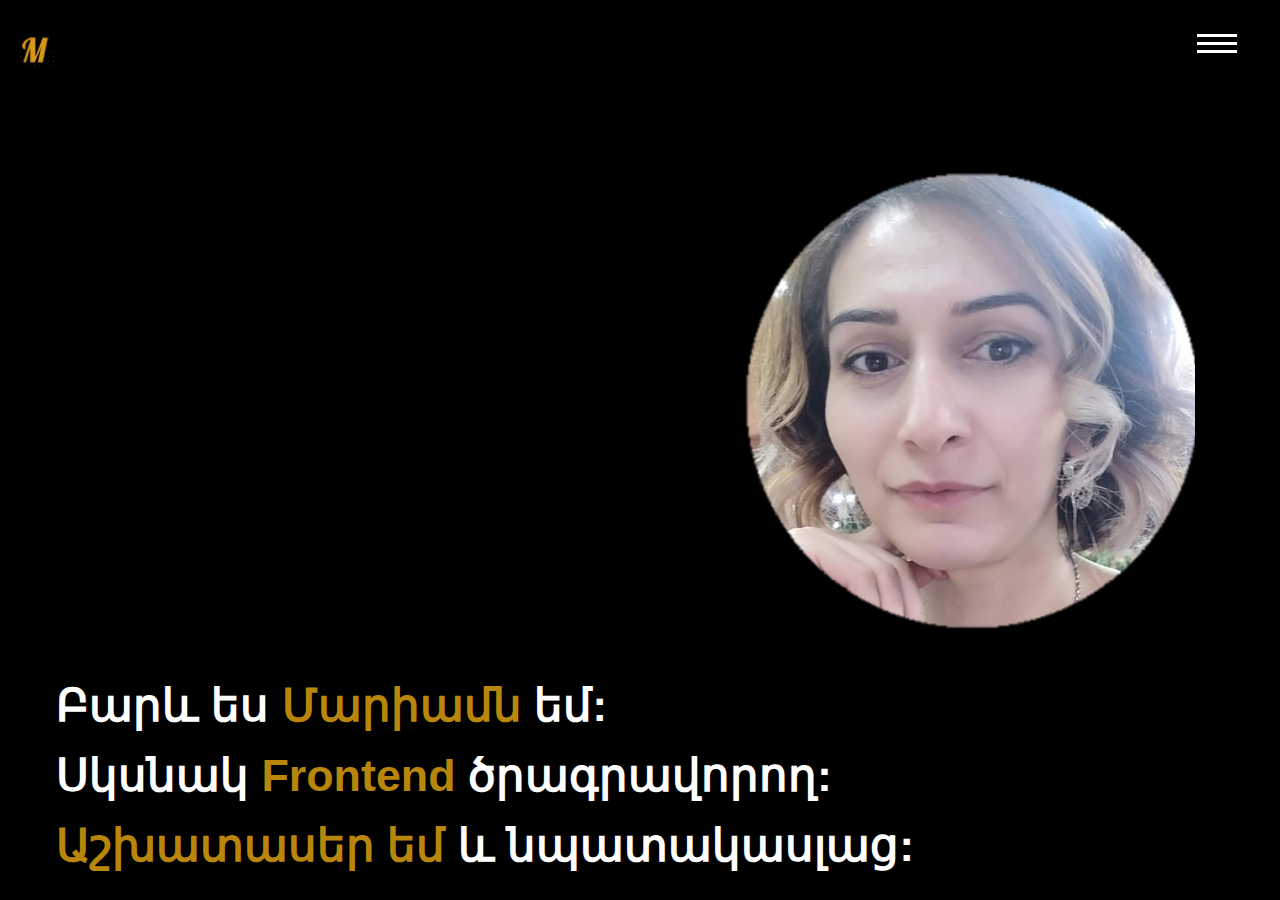
<file: index.html>
<!DOCTYPE html>
<html lang="en">

<head>
    <meta charset="UTF-8">
    <meta http-equiv="X-UA-Compatible" content="IE=edge">
    <meta name="viewport" content="width=device-width, initial-scale=1.0">

    <link rel="stylesheet" href="https://maxcdn.bootstrapcdn.com/bootstrap/4.0.0/css/bootstrap.min.css"
        integrity="sha384-Gn5384xqQ1aoWXA+058RXPxPg6fy4IWvTNh0E263XmFcJlSAwiGgFAW/dAiS6JXm" crossorigin="anonymous">
    <link rel="stylesheet" href="https://cdnjs.cloudflare.com/ajax/libs/animate.css/4.1.1/animate.min.css" />
    <link rel="stylesheet" href="style.css">
    <title>Portfolio</title>

</head>

<body>


    <header class="fixed-top bg-transparent navbar-expand-md position-sticky ">
        <nav class="navbar bg-transparent font-weight-bold navbar-dark">
            <a class="navbar-brand  " href="#"> <img src="logo.png" alt="logo" class="logo" style="width:40px;"></a>
            <div class=" hamburger " #humburger>
                <div class="line line-1"></div>
                <div class="line line-2"></div>
                <div class="line line-3"></div>
            </div>
            <div class="div-nav  col-8 justify-content-center  ">
                <ul class="navbar-nav  menu" id="nav-bar">
                    <div class="  div-nav col-12 ">
                        <li class="nav-item   menu-item bg-transparent ">
                            <a class="nav-link header  " target="_blank" href="index.html">Գլխավոր</a>
                        </li>
                        <li class="nav-item menu-item bg-transparent  ">
                            <a class="nav-link header   " target="_blank" href="worksPage.html">Աշխատանքներ</a>
                        </li>
                        <li class="nav-item menu-item  bg-transparent ">
                            <a class="nav-link header " target="_blank" href="PortfolioAboutMePage.html">Իմ մասին</a>
                        </li>
                        <li class="nav-item menu-item  bg-transparent  ">
                            <a class="nav-link header  " target="_blank" href="ContuctMePage.html">Կոնտակտ</a>
                        </li>
                    </div>

                </ul>
            </div>
        </nav>
    </header>

    <section class="homePage ">
        <div class="container d-flex justify-content-end mb-5 " id="mainPhotoDiv">
            <img src="3.png" alt="" srcset="" id="mainPhoto">
        </div>

        <div class="text main-text pl-2 ml-5 ">
            <p>Բարև ես <strong>Մարիամն</strong> եմ:
            </p>
            <p>Սկսնակ <strong>Frontend</strong> ծրագրավորող:</p>
            <p><strong>Աշխատասեր եմ </strong> և նպատակասլաց:</p>
        </div>
    </section>

    <script src="js.js"></script>

    <script src="https://code.jquery.com/jquery-3.2.1.slim.min.js"
        integrity="sha384-KJ3o2DKtIkvYIK3UENzmM7KCkRr/rE9/Qpg6aAZGJwFDMVNA/GpGFF93hXpG5KkN"
        crossorigin="anonymous"></script>
    <script src="https://cdnjs.cloudflare.com/ajax/libs/popper.js/1.12.9/umd/popper.min.js"
        integrity="sha384-ApNbgh9B+Y1QKtv3Rn7W3mgPxhU9K/ScQsAP7hUibX39j7fakFPskvXusvfa0b4Q"
        crossorigin="anonymous"></script>
    <script src="https://maxcdn.bootstrapcdn.com/bootstrap/4.0.0/js/bootstrap.min.js"
        integrity="sha384-JZR6Spejh4U02d8jOt6vLEHfe/JQGiRRSQQxSfFWpi1MquVdAyjUar5+76PVCmYl"
        crossorigin="anonymous"></script>
</body>

</html>
</file>
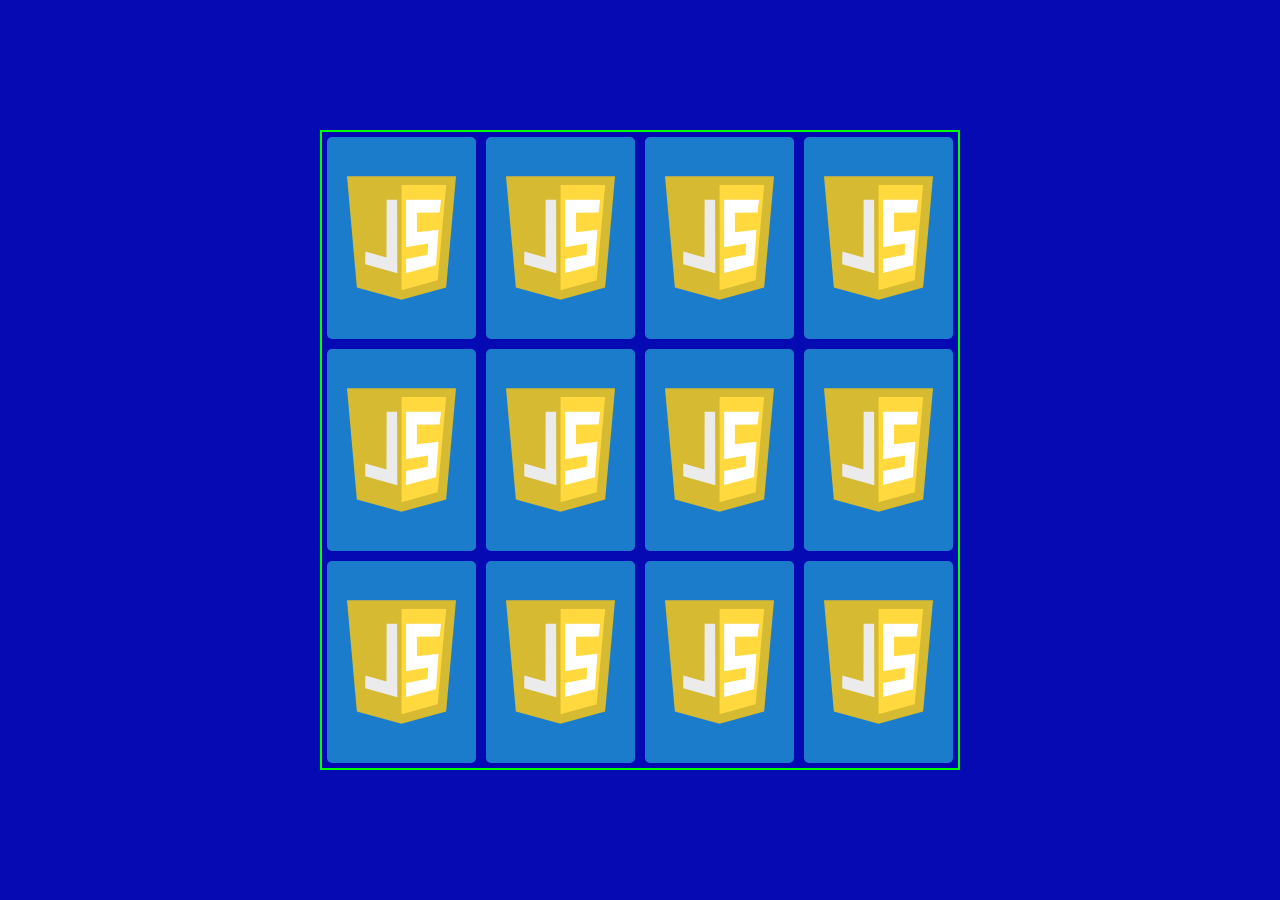
<file: game2/index.html>
<!DOCTYPE html>
<html lang="en">
<head>
    <meta charset="UTF-8">
    <meta http-equiv="X-UA-Compatible" content="IE=edge">
    <meta name="viewport" content="width=device-width, initial-scale=1.0">
    <link rel="stylesheet" href="style.css">
   
    <title>Document</title>
</head>
<body>
  <section class="memory-game">
    <div class="memory-card" data-framework="aurelia">
      <img class="front-face" src="img/aurelia.svg" alt="Aurelia" />
      <img class="back-face" src="img/js-badge.svg" alt="JS Badge" />
    </div>
    <div class="memory-card"data-framework="aurelia" >
      <img class="front-face" src="img/aurelia.svg" alt="Aurelia" />
      <img class="back-face" src="img/js-badge.svg" alt="JS Badge" />
    </div>

    <div class="memory-card" data-framework="vue">
      <img class="front-face" src="img/vue.svg" alt="Vue" />
      <img class="back-face" src="img/js-badge.svg" alt="JS Badge" />
    </div>
    <div class="memory-card" data-framework="vue" >
      <img class="front-face" src="img/vue.svg" alt="Vue" />
      <img class="back-face" src="img/js-badge.svg" alt="JS Badge" />
    </div>

    <div class="memory-card" data-framework="angular">
      <img class="front-face" src="img/angular.svg" alt="Angular" />
      <img class="back-face" src="img/js-badge.svg" alt="JS Badge" />
    </div>
    <div class="memory-card" data-framework="angular">
      <img class="front-face" src="img/angular.svg" alt="Angular" />
      <img class="back-face" src="img/js-badge.svg" alt="JS Badge" />
    </div>

    <div class="memory-card"  data-framework="ember">
      <img class="front-face" src="img/ember.svg" alt="Ember" />
      <img class="back-face" src="img/js-badge.svg" alt="JS Badge" />
    </div>
    <div class="memory-card" data-framework="ember"  >
      <img class="front-face" src="img/ember.svg" alt="Ember" />
      <img class="back-face" src="img/js-badge.svg" alt="JS Badge" />
    </div>

    <div class="memory-card"  data-framework="backbone" >
      <img class="front-face" src="img/backbone.svg" alt="Backbone" />
      <img class="back-face" src="img/js-badge.svg" alt="JS Badge" />
    </div>
    <div class="memory-card"  data-framework="backbone" >
      <img class="front-face" src="img/backbone.svg" alt="Backbone" />
      <img class="back-face" src="img/js-badge.svg" alt="JS Badge" />
    </div>

    <div class="memory-card" data-framework="react" >
      <img class="front-face" src="img/react.svg" alt="React" />
      <img class="back-face" src="img/js-badge.svg" alt="JS Badge" />
    </div>
    <div class="memory-card" data-framework="react"  >
      <img class="front-face" src="img/react.svg" alt="React" />
      <img class="back-face" src="img/js-badge.svg" alt="JS Badge" />
    </div>
  </section>

   <script src="js.js"></script>
</body>
</html>
</file>
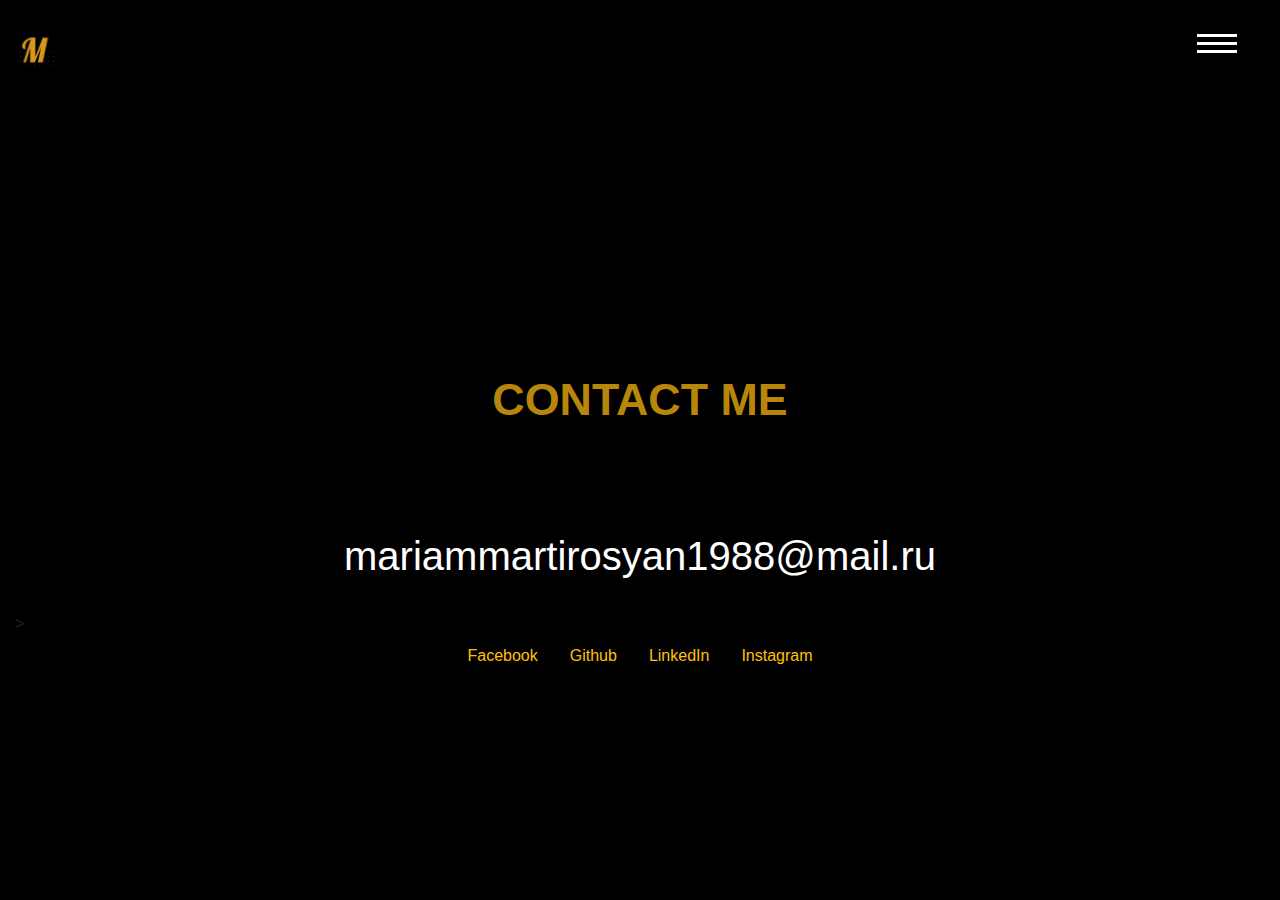
<file: ContuctMePage.html>
<!DOCTYPE html>
<html lang="en">

<head>
    <meta charset="UTF-8">
    <meta http-equiv="X-UA-Compatible" content="IE=edge">
    <meta name="viewport" content="width=device-width, initial-scale=1.0">

    <link rel="stylesheet" href="https://maxcdn.bootstrapcdn.com/bootstrap/4.0.0/css/bootstrap.min.css"
        integrity="sha384-Gn5384xqQ1aoWXA+058RXPxPg6fy4IWvTNh0E263XmFcJlSAwiGgFAW/dAiS6JXm" crossorigin="anonymous">
    <link rel="stylesheet" href="style.css">
    <title>Portfolio</title>
</head>

<body>
    <header class="fixed-top bg-transparent navbar-expand-md position-sticky ">
        <nav class="navbar bg-transparent font-weight-bold navbar-dark">
            <a class="navbar-brand" href="#"> <img src="logo.png" alt="logo" class="logo" style="width:40px;"></a>
            <div class=" hamburger" #humburger>
                <div class="line line-1"></div>
                <div class="line line-2"></div>
                <div class="line line-3"></div>
            </div>
            <div class="div-nav  col-8 justify-content-center  ">
                <ul class="navbar-nav  menu" id="nav-bar">
                    <div class="  div-nav col-12 ">
                        <li class="nav-item   menu-item bg-transparent ">
                            <a class="nav-link header  " target="_blank" href="index.html">Գլխավոր</a>
                        </li>
                        <li class="nav-item menu-item bg-transparent  ">
                            <a class="nav-link header   " target="_blank" href="worksPage.html">Աշխատանքներ</a>
                        </li>
                        <li class="nav-item menu-item  bg-transparent ">
                            <a class="nav-link header " target="_blank" href="PortfolioAboutMePage.html">Իմ մասին</a>
                        </li>
                        <li class="nav-item menu-item  bg-transparent  ">
                            <a class="nav-link header  " target="_blank" href="ContuctMePage.html">Կոնտակտ</a>
                        </li>
                    </div>

                </ul>
            </div>
        </nav>
    </header>
    <div><br><br><br>
        <br<br><br>
    </div>

    <section class="contactMe ">

        <div class="container col-12 m-auto">

            <div><br><br><br><br></div>
            <h1 class="text text-warning d-flex justify-content-center m-auto p-auto"> <strong>CONTACT ME</strong> </h1>
            <div><br><br><br><br></div>
            <div class="container col-12">
                <strong class="d-flex text-white justify-content-center h1">mariammartirosyan1988@mail.ru</strong>

            </div>
            <div><br>><br>
            </div>



        </div>


    </section>
    <footer>

        <ul class="contactMe col-12 d-flex justify-content-center">
            <li><a class="nav-link footer text-warning" target="-blank"
                    href="https://www.facebook.com/CodingMM">Facebook</a></li>
            <li><a class="nav-link footer text-warning " target="-blank"
                    href="https://github.com/MariamMartirosyann">Github</a></li>
            <li><a class="nav-link footer text-warning" target="-blank"
                    href="https://www.linkedin.com/in/mariam-martirosyan-78a2031b7/">LinkedIn</a></li>
            <li> <a class="nav-link footer text-warning " target="-blank"
                    href="https://www.instagram.com/mariam.artyom.32/?hl=ru">Instagram</a></li>
        </ul>

    </footer>



    <script src="js.js"></script>
    <script src="https://code.jquery.com/jquery-3.2.1.slim.min.js"
        integrity="sha384-KJ3o2DKtIkvYIK3UENzmM7KCkRr/rE9/Qpg6aAZGJwFDMVNA/GpGFF93hXpG5KkN"
        crossorigin="anonymous"></script>
    <script src="https://cdnjs.cloudflare.com/ajax/libs/popper.js/1.12.9/umd/popper.min.js"
        integrity="sha384-ApNbgh9B+Y1QKtv3Rn7W3mgPxhU9K/ScQsAP7hUibX39j7fakFPskvXusvfa0b4Q"
        crossorigin="anonymous"></script>
    <script src="https://maxcdn.bootstrapcdn.com/bootstrap/4.0.0/js/bootstrap.min.js"
        integrity="sha384-JZR6Spejh4U02d8jOt6vLEHfe/JQGiRRSQQxSfFWpi1MquVdAyjUar5+76PVCmYl"
        crossorigin="anonymous"></script>
</body>

</html>
</file>
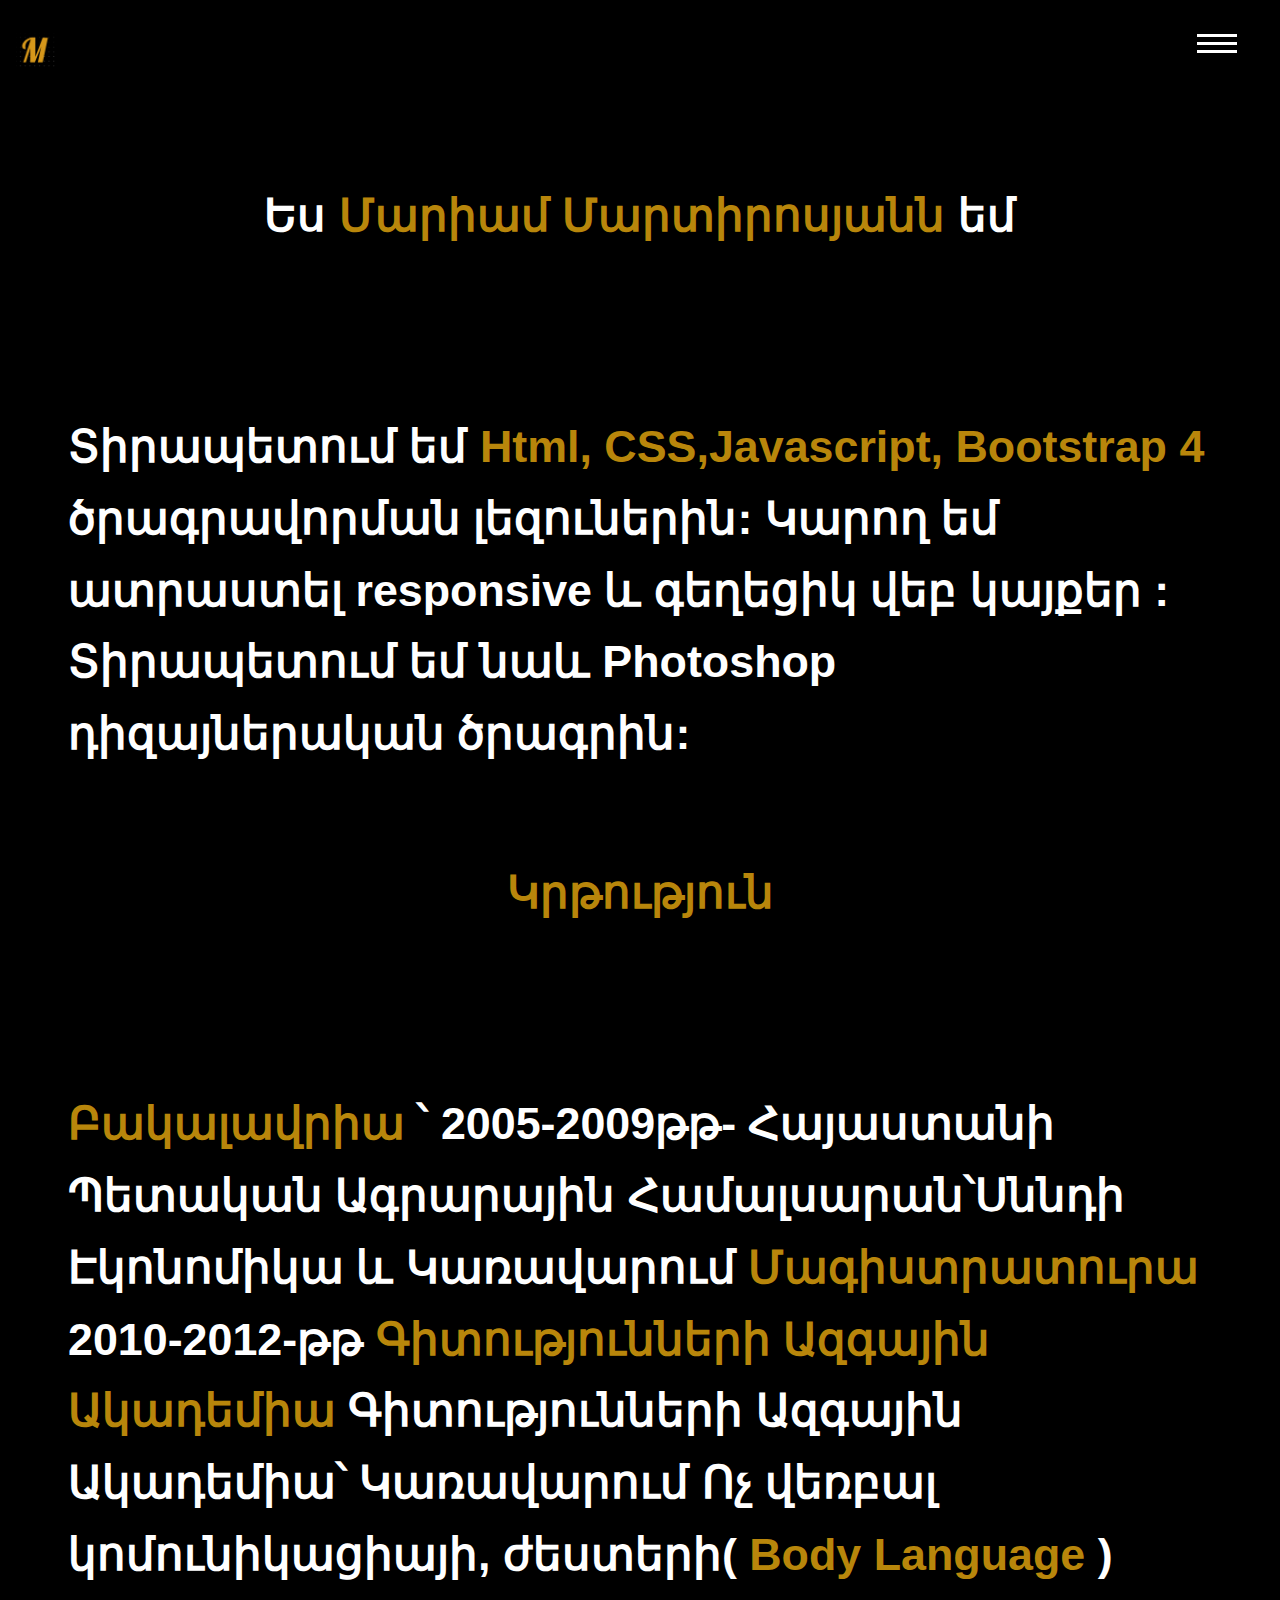
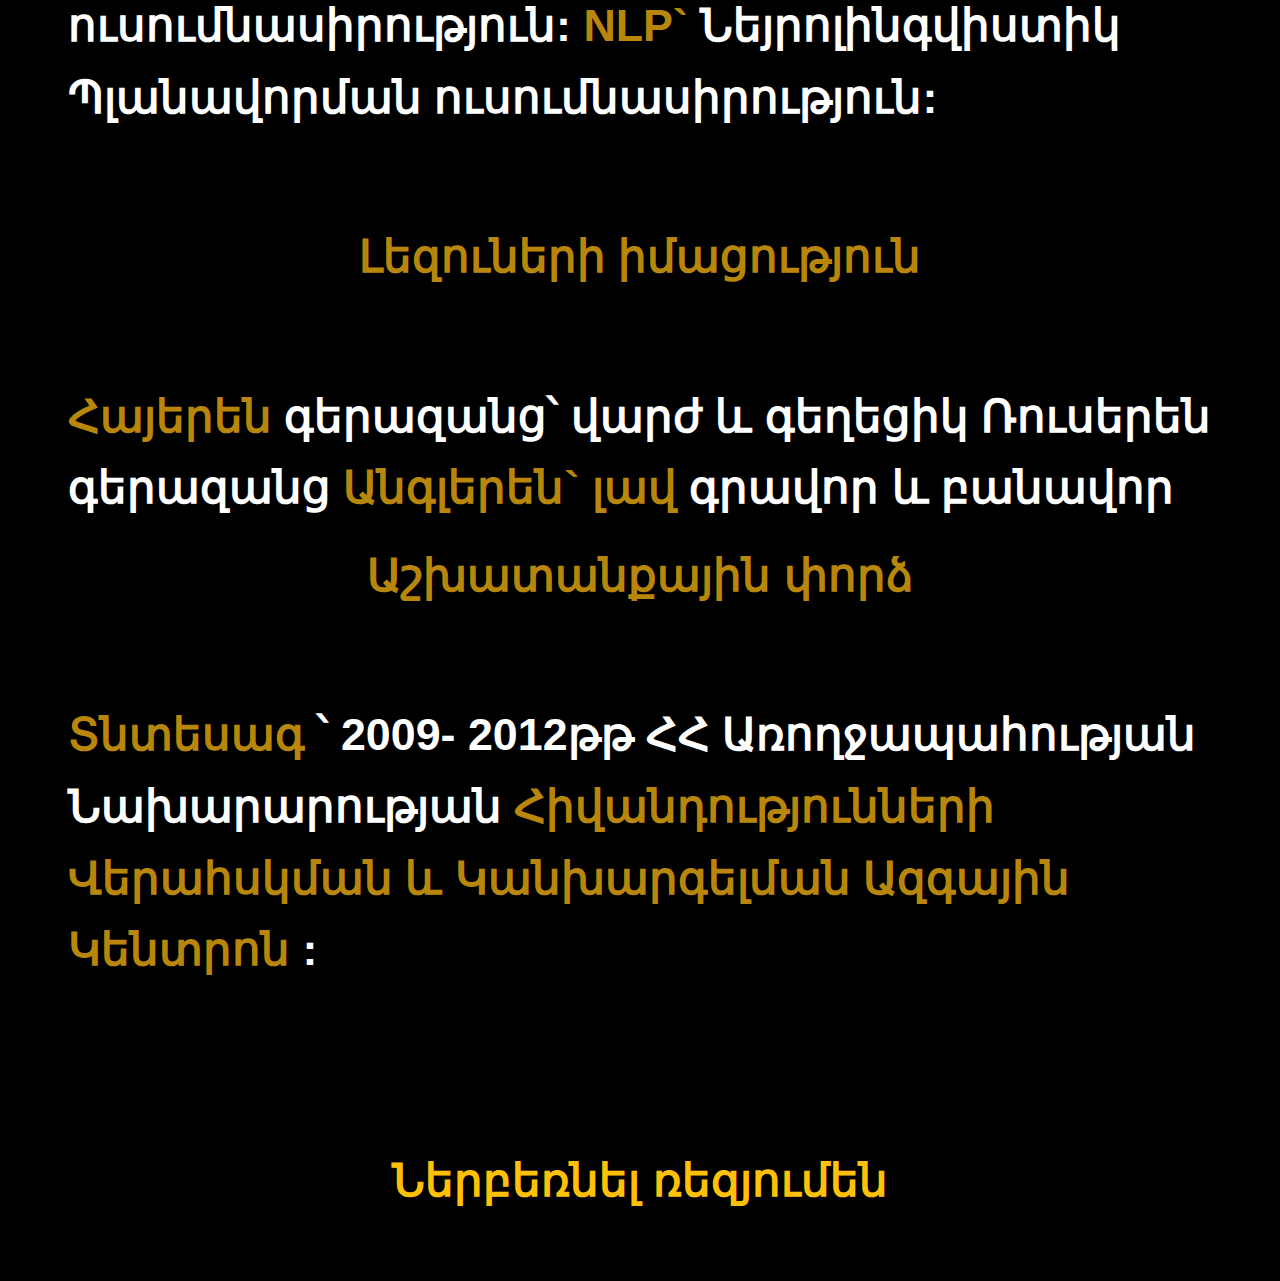
<file: PortfolioAboutMePage.html>
<!DOCTYPE html>
<html lang="en">

<head>
    <meta charset="UTF-8">
    <meta http-equiv="X-UA-Compatible" content="IE=edge">
    <meta name="viewport" content="width=device-width, initial-scale=1.0">

    <link rel="stylesheet" href="https://maxcdn.bootstrapcdn.com/bootstrap/4.0.0/css/bootstrap.min.css"
        integrity="sha384-Gn5384xqQ1aoWXA+058RXPxPg6fy4IWvTNh0E263XmFcJlSAwiGgFAW/dAiS6JXm" crossorigin="anonymous">
    <link rel="stylesheet" href="https://cdnjs.cloudflare.com/ajax/libs/animate.css/4.1.1/animate.min.css" />
    <link rel="stylesheet" href="style.css">
    <title>Portfolio</title>
</head>

<body>
    <header class="fixed-top bg-transparent navbar-expand-md position-sticky ">
        <nav class="navbar bg-transparent font-weight-bold navbar-dark">
            <a class="navbar-brand" href="#"> <img src="logo.png" alt="logo" class="logo" style="width:40px;"></a>
            <div class=" hamburger" #humburger>
                <div class="line line-1"></div>
                <div class="line line-2"></div>
                <div class="line line-3"></div>
            </div>
            <div class="div-nav  col-8 justify-content-center  ">
                <ul class="navbar-nav  menu" id="nav-bar">
                    <div class="  div-nav col-12 ">
                        <li class="nav-item   menu-item bg-transparent ">
                            <a class="nav-link header  " target="_blank" href="index.html">Գլխավոր</a>
                        </li>
                        <li class="nav-item menu-item bg-transparent  ">
                            <a class="nav-link header   " target="_blank" href="worksPage.html">Աշխատանքներ</a>
                        </li>
                        <li class="nav-item menu-item  bg-transparent ">
                            <a class="nav-link header " target="_blank" href="PortfolioAboutMePage.html">Իմ մասին</a>
                        </li>
                        <li class="nav-item menu-item  bg-transparent  ">
                            <a class="nav-link header  " target="_blank" href="ContuctMePage.html">Կոնտակտ</a>
                        </li>
                    </div>

                </ul>
            </div>
        </nav>
    </header>


    <section class="aboutMe  m-2 p-2">
        <div class="container col-11 justify-content-center p-0 text">
            <div class="d-flex justify-content-center">
                <p>Ես <strong> Մարիամ Մարտիրոսյանն</strong> եմ</p>
            </div>

            <br><br>

            <p> Տիրապետում եմ <strong> Html, CSS,Javascript, Bootstrap 4</strong>
                ծրագրավորման լեզուներին:
                Կարող եմ ատրաստել responsive և գեղեցիկ վեբ կայքեր :
                Տիրապետում եմ նաև Photoshop դիզայներական ծրագրին:</p><br>
            <p class="d-flex justify-content-center"><strong>Կրթություն</strong></p>

            <br><br>
            <p> <strong> Բակալավրիա </strong>՝ 2005-2009թթ- Հայաստանի Պետական
                Ագրարային Համալսարան՝Սննդի Էկոնոմիկա և Կառավարում
                <strong> Մագիստրատուրա</strong> 2010-2012-թթ <strong> Գիտությունների Ազգային
                    Ակադեմիա</strong> Գիտությունների Ազգային Ակադեմիա՝
                Կառավարում
                Ոչ վեռբալ կոմունիկացիայի, ժեստերի( <strong>Body Language</strong> )
                ուսումնասիրություն:
                <strong>NLP`</strong> Նեյրոլինգվիստիկ Պլանավորման
                ուսումնասիրություն:
            </p>
            <br>
            <p class="d-flex justify-content-center"><strong>Լեզուների իմացություն</strong></p>

            <br>
            <p> <strong> Հայերեն</strong> գերազանց՝ վարժ և գեղեցիկ
                Ռուսերեն գերազանց
                <strong>Անգլերեն` լավ </strong> գրավոր և բանավոր
                <br>
            <p class="d-flex justify-content-center"><strong>Աշխատանքային փորձ</strong></p>
            <br>
            <p><strong>Տնտեսագ</strong> ՝ 2009- 2012թթ ՀՀ Առողջապահության Նախարարության <strong>Հիվանդությունների
                    Վերահսկման և
                    Կանխարգելման Ազգային Կենտրոն</strong> :</p>
            <br><br>

            <div class="container d-flex justify-content-center mb-5"><a href="rezume.docx"
                    class=" text-warning">Ներբեռնել
                    ռեզյումեն</a></div>

    </section>

    <script src="js.js"></script>

    <script src="https://code.jquery.com/jquery-3.2.1.slim.min.js"
        integrity="sha384-KJ3o2DKtIkvYIK3UENzmM7KCkRr/rE9/Qpg6aAZGJwFDMVNA/GpGFF93hXpG5KkN"
        crossorigin="anonymous"></script>
    <script src="https://cdnjs.cloudflare.com/ajax/libs/popper.js/1.12.9/umd/popper.min.js"
        integrity="sha384-ApNbgh9B+Y1QKtv3Rn7W3mgPxhU9K/ScQsAP7hUibX39j7fakFPskvXusvfa0b4Q"
        crossorigin="anonymous"></script>
    <script src="https://maxcdn.bootstrapcdn.com/bootstrap/4.0.0/js/bootstrap.min.js"
        integrity="sha384-JZR6Spejh4U02d8jOt6vLEHfe/JQGiRRSQQxSfFWpi1MquVdAyjUar5+76PVCmYl"
        crossorigin="anonymous"></script>
</body>

</html>
</file>
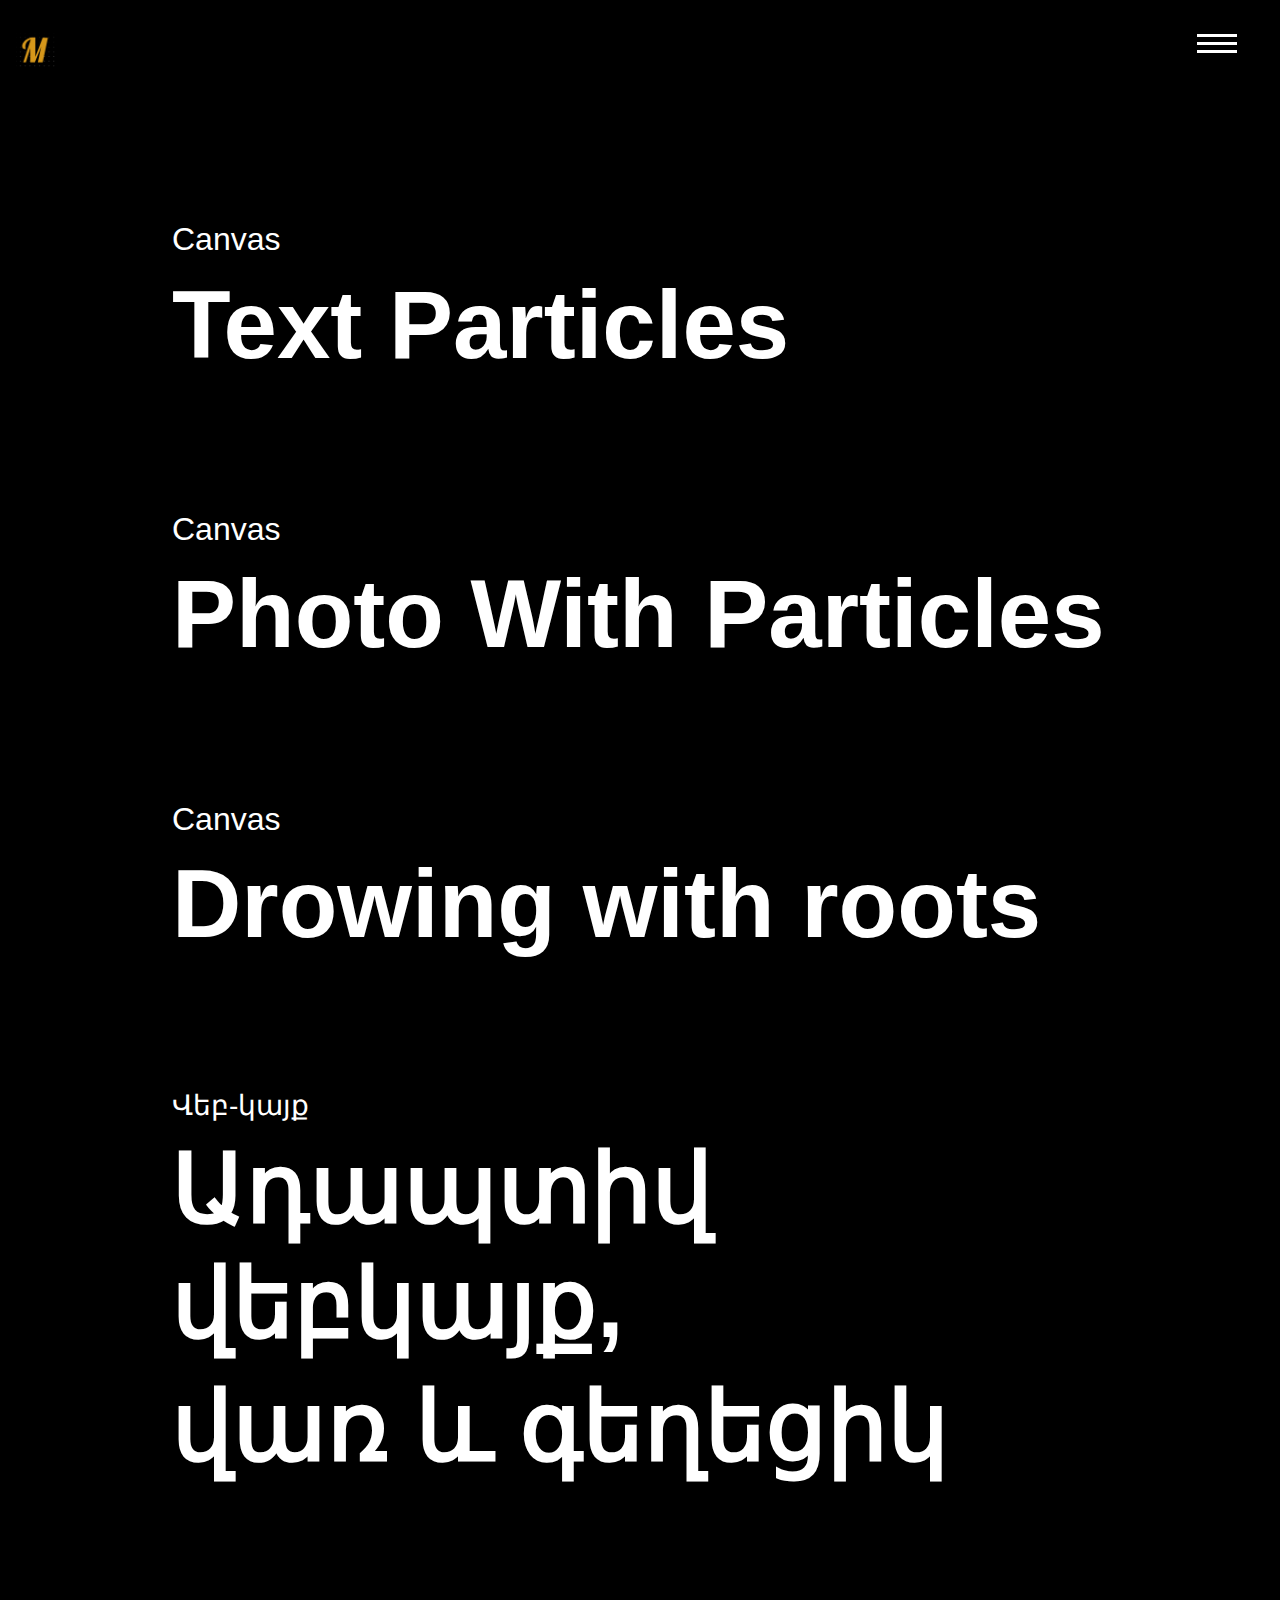
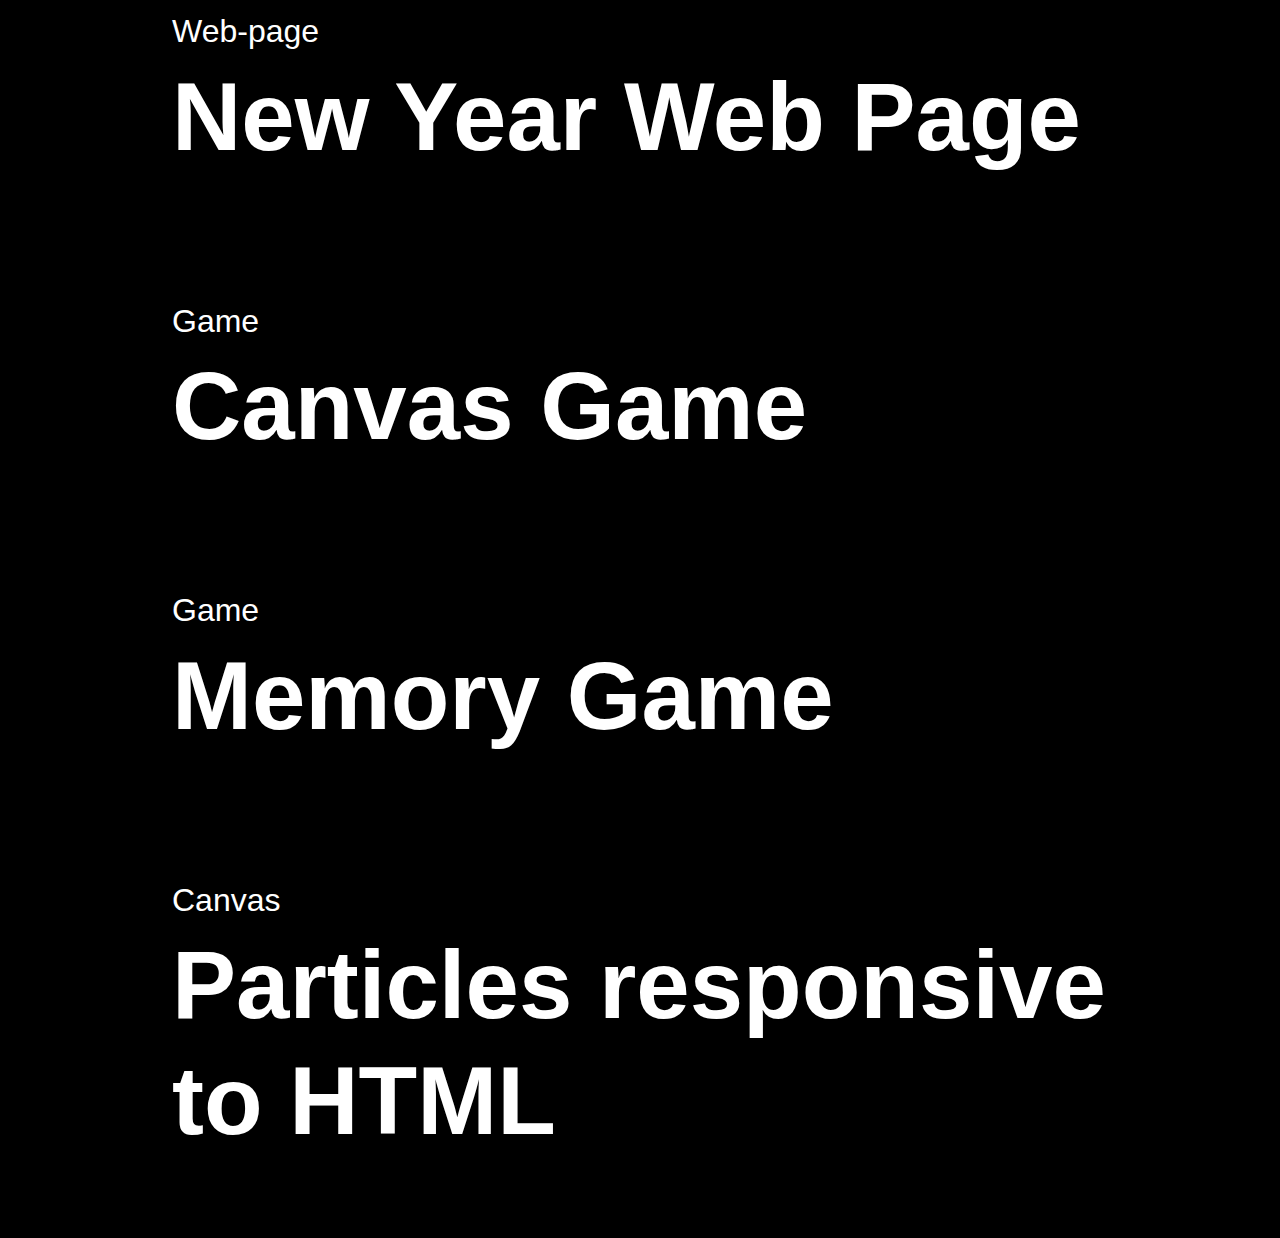
<file: worksPage.html>
<!DOCTYPE html>
<html lang="en">

<head>
    <meta charset="UTF-8">
    <meta http-equiv="X-UA-Compatible" content="IE=edge">
    <meta name="viewport" content="width=device-width, initial-scale=1.0">

    <link rel="stylesheet" href="https://maxcdn.bootstrapcdn.com/bootstrap/4.0.0/css/bootstrap.min.css"
        integrity="sha384-Gn5384xqQ1aoWXA+058RXPxPg6fy4IWvTNh0E263XmFcJlSAwiGgFAW/dAiS6JXm" crossorigin="anonymous">
    <link rel="stylesheet" href="style.css">
    <title>Portfolio</title>
</head>

<body>
    <header class="fixed-top bg-transparent navbar-expand-md position-sticky ">
        <nav class="navbar bg-transparent font-weight-bold navbar-dark">
            <a class="navbar-brand" href="#"> <img src="logo.png" alt="logo" class="logo" style="width:40px;"></a>
            <div class=" hamburger" #humburger>
                <div class="line line-1"></div>
                <div class="line line-2"></div>
                <div class="line line-3"></div>
            </div>
            <div class="div-nav  col-8 justify-content-center  ">
                <ul class="navbar-nav  menu" id="nav-bar">
                    <div class="  div-nav col-12 ">
                        <li class="nav-item   menu-item bg-transparent ">
                            <a class="nav-link header  " target="_blank" href="index.html">Գլխավոր</a>
                        </li>
                        <li class="nav-item menu-item bg-transparent  ">
                            <a class="nav-link header   " target="_blank" href="worksPage.html">Աշխատանքներ</a>
                        </li>
                        <li class="nav-item menu-item  bg-transparent ">
                            <a class="nav-link header " target="_blank" href="PortfolioAboutMePage.html">Իմ մասին</a>
                        </li>
                        <li class="nav-item menu-item  bg-transparent  ">
                            <a class="nav-link header  " target="_blank" href="ContuctMePage.html">Կոնտակտ</a>
                        </li>
                    </div>

                </ul>
            </div>
        </nav>
    </header>

    <section class="works  ">
        <div class="container works  w-100" id="works">
            <div class="container  col-12 p-5 m-4  "><a href="text-particles/textparticles.html" target="_blank"
                    class="linkToWorks  " id="worksId">
                    <article>
                        <header>
                            <div class="container col-12  ">
                                <h2 class="  ">Canvas</h2>
                                <h1 class=" display-1 font-weight-bold">Text Particles </h1>

                            </div>
                        </header>
                    </article>
                </a></div>


            <div class="container col-12 p-5 m-4 "><a href="nkar-masniknerov/nkarmasniknerov.html" class="linkToWorks  "
                    target="_blank" id="worksId">
                    <article>
                        <header>
                            <div class="container col-12">
                                <h2 class="  ">Canvas</h2>
                                <h1 class=" display-1 font-weight-bold">Photo With Particles </h1>

                            </div>
                        </header>
                    </article>
                </a>
            </div>
            <div class="container col-12 p-5 m-4 "><a href="root- particles/armatner.html" class="linkToWorks  "
                    target="_blank" id="worksId">
                    <article>
                        <header>
                            <div class="container col-12">
                                <h2 class="  ">Canvas</h2>
                                <h1 class=" display-1 font-weight-bold">Drowing with roots </h1>

                            </div>
                        </header>
                    </article>
                </a></div>
            <div class="container col-12 p-5 m-4 "><a href="vyorstka-sayta1/indexx1.html" class="linkToWorks  "
                    target="_blank" id="worksId">
                    <article>
                        <header>
                            <div class="container col-12">
                                <h3 class="  ">Վեբ-կայք</h3>
                                <h2 class=" display-1 font-weight-bold">Ադապտիվ վեբկայք, </h2>
                                <h2 class=" display-1 font-weight-bold">վառ և գեղեցիկ </h2>


                            </div>
                        </header>
                    </article>
                </a>
            </div>

            <div class="container col-12 p-5 m-4"><a href="happyholiday - webpage/happyholiday.html" target="_blank"
                    class="linkToWorks  " id="worksId">
                    <article>
                        <header>
                            <div class="container col-12">
                                <h2 class="  ">Web-page</h2>
                                <h1 class=" display-1 font-weight-bold">New Year Web Page </h1>

                            </div>
                        </header>
                    </article>
                </a></div>
            <div class="container col-12 p-5 m-4 "><a href="game1/game1.html" class="linkToWorks  " target="_blank"
                    id="worksId">
                    <article>
                        <header>
                            <div class="container col-12">
                                <h2 class="  ">Game</h2>
                                <h1 class=" display-1 font-weight-bold">Canvas Game </h1>

                            </div>
                        </header>
                    </article>
                </a></div>
            <div class="container col-12 p-5 m-4 "><a href="game2/index.html" class="linkToWorks " target="_blank"
                    id="worksId">
                    <article>
                        <header>
                            <div class="container col-12">
                                <h2 class="  ">Game</h2>
                                <h1 class=" display-1 font-weight-bold">Memory Game </h1>

                            </div>
                        </header>
                    </article>
                </a></div>
            <div class="container col-12 p-5 m-4 "> <a href="responsive-to-html/RESPONSIVETO HTML.html"
                    class="linkToWorks  " target="_blank" id="worksId">
                    <article>
                        <header>
                            <div class="container col-12">
                                <h2 class="  ">Canvas</h2>
                                <h1 class=" display-1 font-weight-bold">Particles responsive to HTML </h1>

                            </div>
                        </header>
                    </article>
                </a></div>

        </div>
    </section>


    <script src="js.js"></script>

    <script src="https://code.jquery.com/jquery-3.2.1.slim.min.js"
        integrity="sha384-KJ3o2DKtIkvYIK3UENzmM7KCkRr/rE9/Qpg6aAZGJwFDMVNA/GpGFF93hXpG5KkN"
        crossorigin="anonymous"></script>
    <script src="https://cdnjs.cloudflare.com/ajax/libs/popper.js/1.12.9/umd/popper.min.js"
        integrity="sha384-ApNbgh9B+Y1QKtv3Rn7W3mgPxhU9K/ScQsAP7hUibX39j7fakFPskvXusvfa0b4Q"
        crossorigin="anonymous"></script>
    <script src="https://maxcdn.bootstrapcdn.com/bootstrap/4.0.0/js/bootstrap.min.js"
        integrity="sha384-JZR6Spejh4U02d8jOt6vLEHfe/JQGiRRSQQxSfFWpi1MquVdAyjUar5+76PVCmYl"
        crossorigin="anonymous"></script>
</body>

</html>
</file>
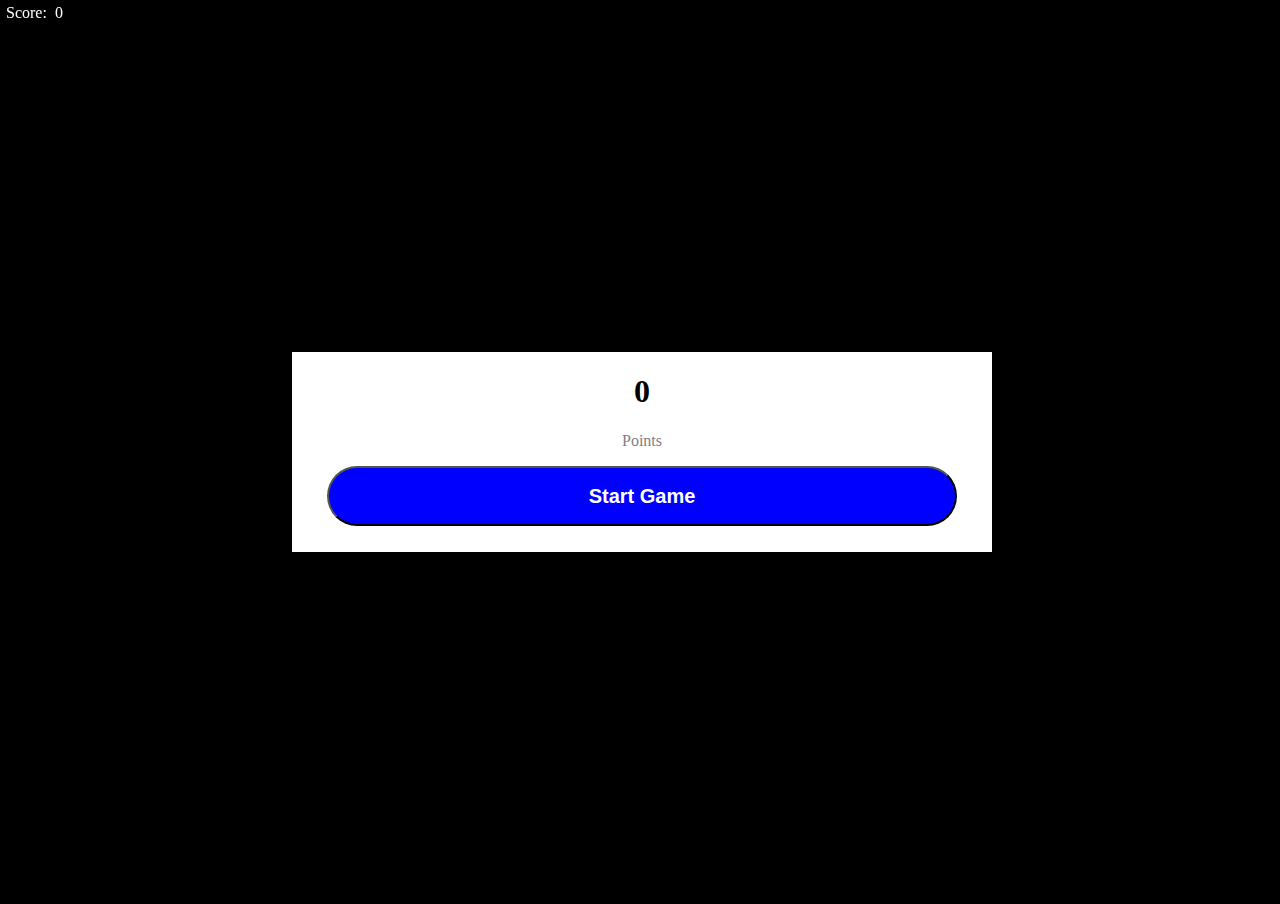
<file: game1/game1.html>
<!DOCTYPE html>
<html lang="en">
<head>
    <meta charset="UTF-8">
    <meta name="viewport" content="width=device-width, initial-scale=1.0">
    

    <link rel="stylesheet" href="style.css">
    <title>Document</title>
</head>
<body>
    <div class="container">
        <div class="row">
            <div class="col">Score: </div>
            <div class="col" id="scoreEl"> 0 </div>
        </div>
    </div>


       <div class="doska " id="modalEl"  >
         <div id="main" >
             <div class="one"><h1 id="bigScoreEl">0</h1> </div>
         <div class="one"> <p>Points</p></div>
     
         <button class="one" id="startGameBtn"><h2>Start Game</h2></button>
        </div>

        </div>



    <canvas></canvas>

    
    <script src="https://cdnjs.cloudflare.com/ajax/libs/gsap/3.6.0/gsap.min.js" integrity="sha512-1dalHDkG9EtcOmCnoCjiwQ/HEB5SDNqw8d4G2MKoNwjiwMNeBAkudsBCmSlMnXdsH8Bm0mOd3tl/6nL5y0bMaQ==" crossorigin="anonymous"></script>
    <script src="js.js"></script>
</body>
</html>
</file>
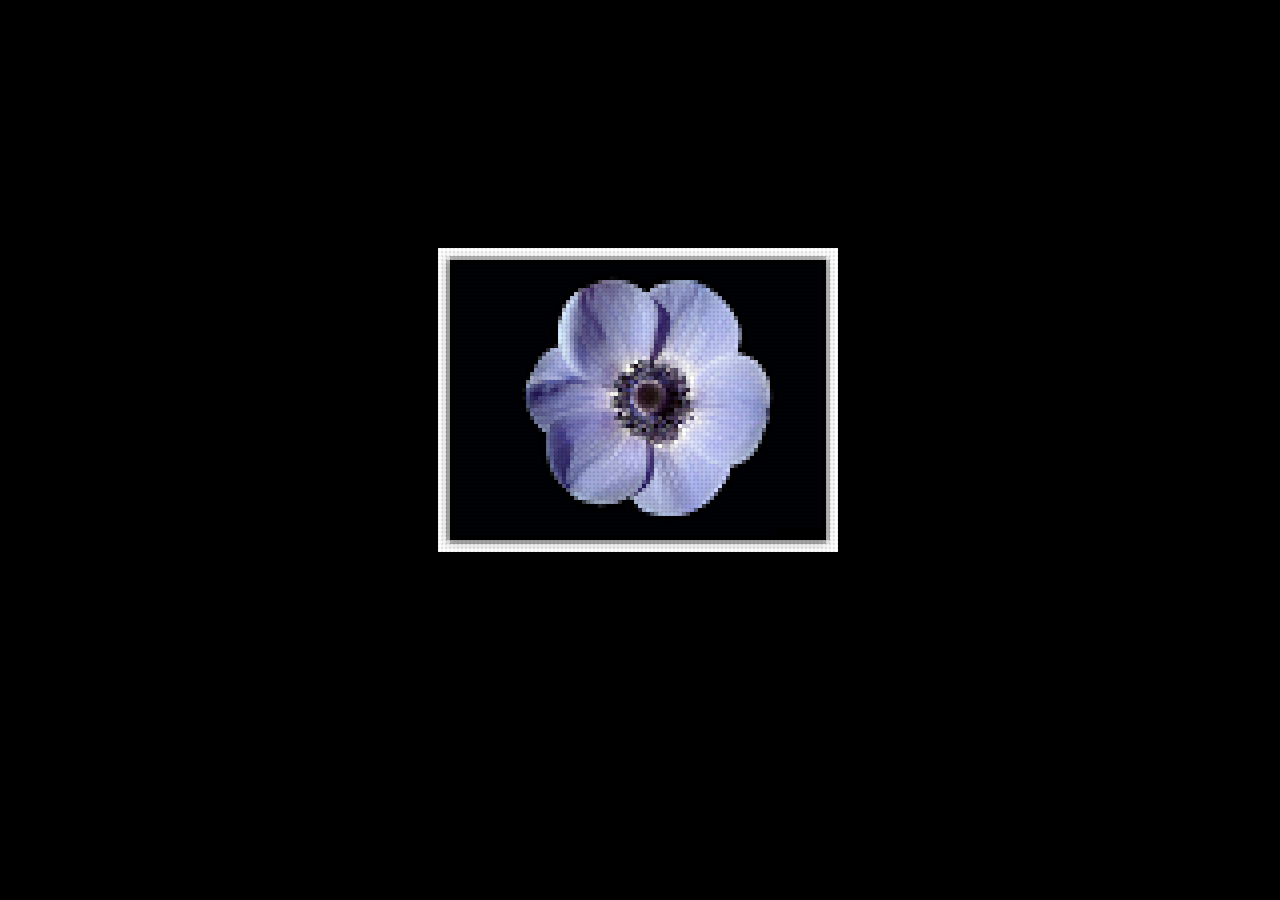
<file: nkar-masniknerov/nkarmasniknerov.html>
<!DOCTYPE html>
<html lang="en">
<head>
    <meta charset="UTF-8">
    <meta name="viewport" content="width=device-width, initial-scale=1.0">
    <link rel="stylesheet" href="style.css">
    <title>Document</title>
</head>
<body>
<canvas id="canvas1"></canvas>
<script src="js.js"> 
</script>
</body>
</html>
</file>
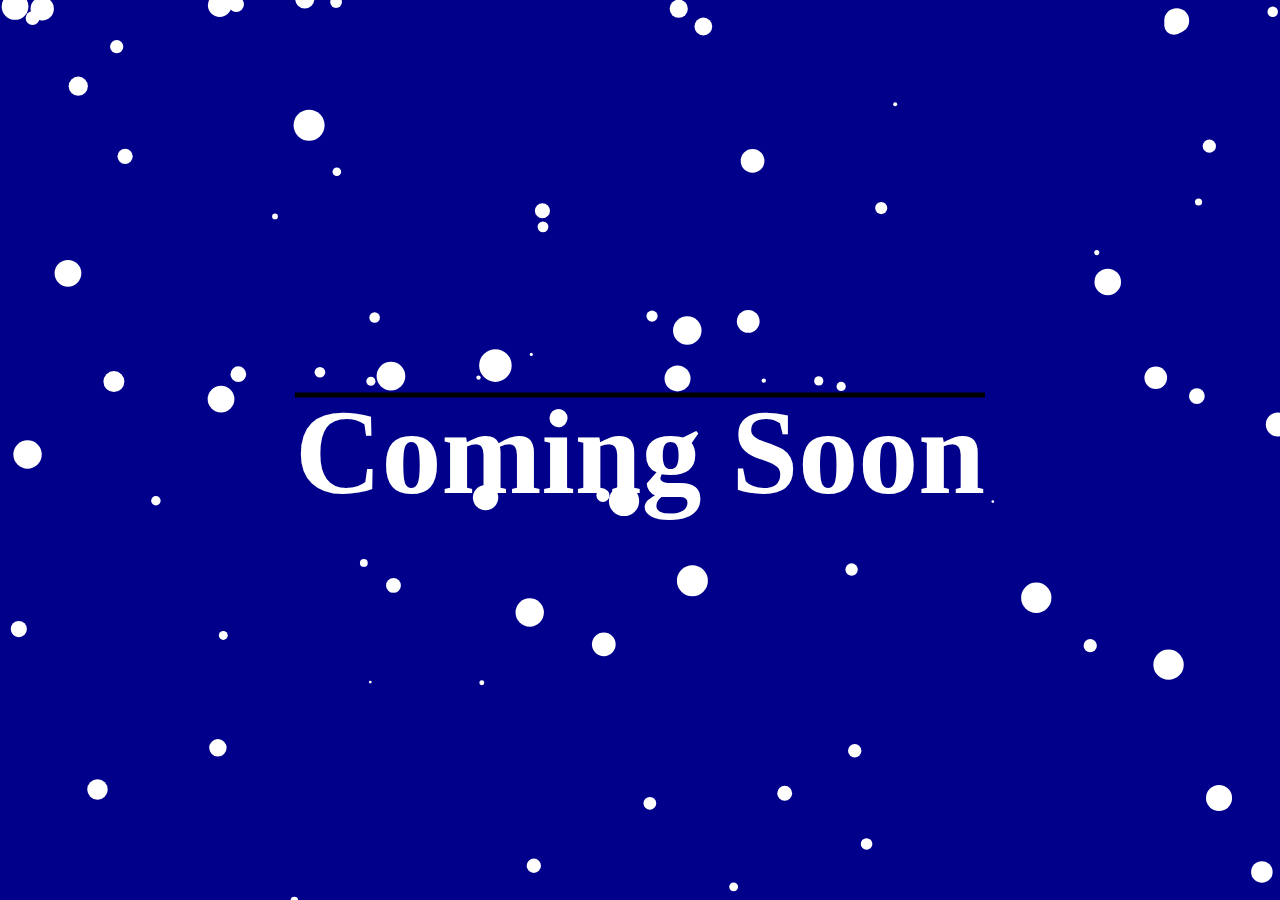
<file: responsive-to-html/RESPONSIVETO HTML.html>
<!DOCTYPE html>
<html lang="en">
<head>
    <meta charset="UTF-8">
    <meta name="viewport" content="width=device-width, initial-scale=1.0">
    <link rel="stylesheet" href="style.css">
    <title>Document</title>
</head>
<body>
    <canvas id="canvas1"></canvas>
    <h1 id="title1">Coming  Soon</h1>
    <script src="js.js"></script>
</body>
</html>
</file>
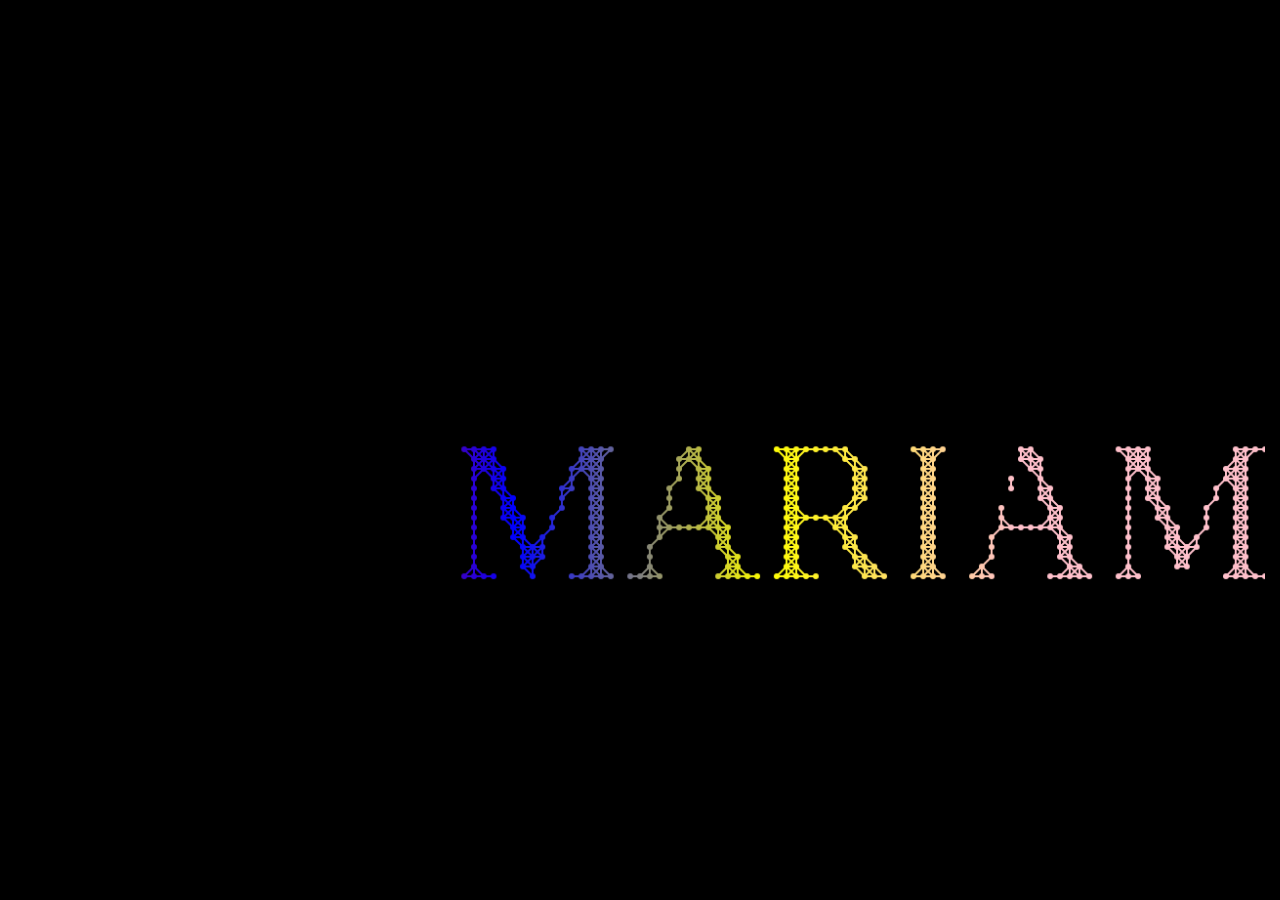
<file: text-particles/textparticles.html>
<!DOCTYPE html>
<html lang="en">

<head>
    <meta charset="UTF-8">
    <meta name="viewport" content="width=device-width, initial-scale=1.0">
    <link rel="stylesheet" href="https://maxcdn.bootstrapcdn.com/bootstrap/4.0.0/css/bootstrap.min.css"
        integrity="sha384-Gn5384xqQ1aoWXA+058RXPxPg6fy4IWvTNh0E263XmFcJlSAwiGgFAW/dAiS6JXm" crossorigin="anonymous">
    <link rel="stylesheet" href="style.css">
    <title>Document</title>
</head>

<body>
  
  

   
    <canvas class=" col-12 " id="canvas1"></canvas>

    <script src="https://code.jquery.com/jquery-3.2.1.slim.min.js"
        integrity="sha384-KJ3o2DKtIkvYIK3UENzmM7KCkRr/rE9/Qpg6aAZGJwFDMVNA/GpGFF93hXpG5KkN"
        crossorigin="anonymous"></script>
    <script src="https://cdnjs.cloudflare.com/ajax/libs/popper.js/1.12.9/umd/popper.min.js"
        integrity="sha384-ApNbgh9B+Y1QKtv3Rn7W3mgPxhU9K/ScQsAP7hUibX39j7fakFPskvXusvfa0b4Q"
        crossorigin="anonymous"></script>
    <script src="https://maxcdn.bootstrapcdn.com/bootstrap/4.0.0/js/bootstrap.min.js"
        integrity="sha384-JZR6Spejh4U02d8jOt6vLEHfe/JQGiRRSQQxSfFWpi1MquVdAyjUar5+76PVCmYl"
        crossorigin="anonymous"></script>

    <script src="js.js"></script>
</body>

</html>
</file>
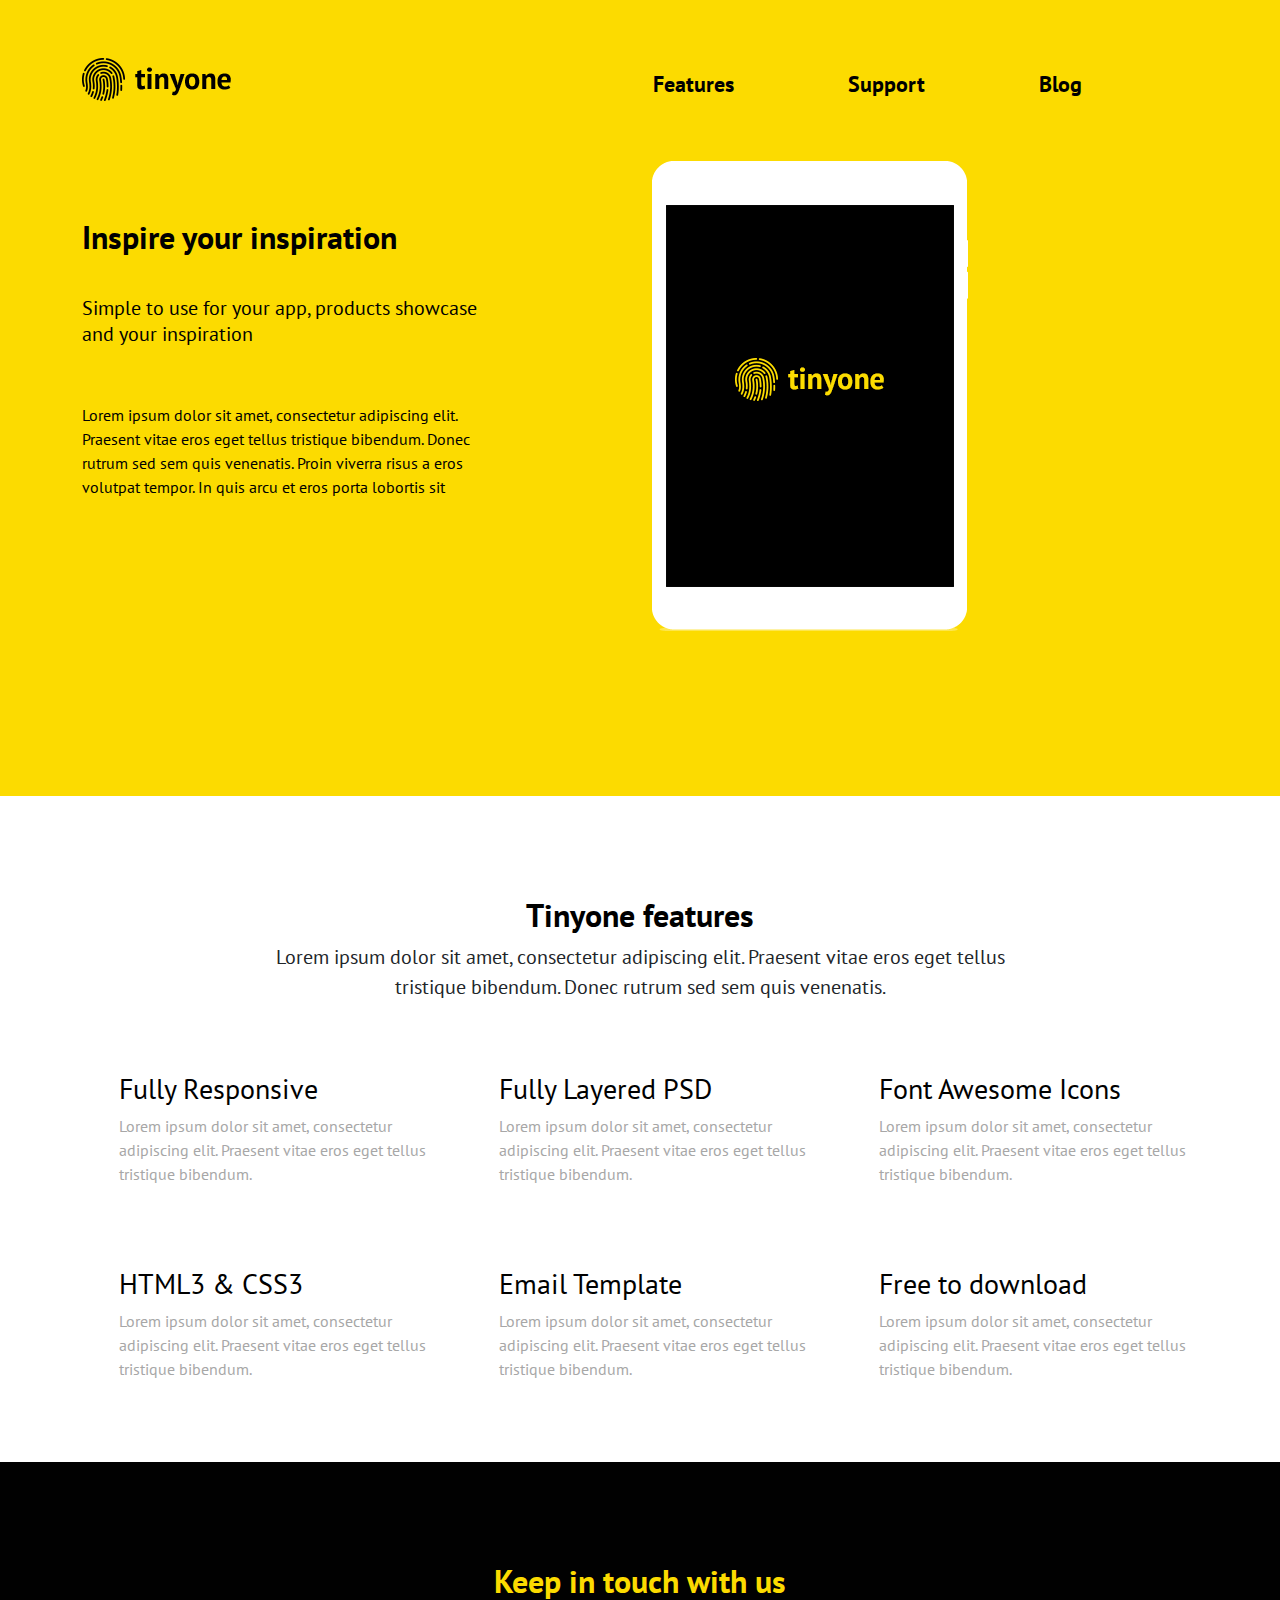
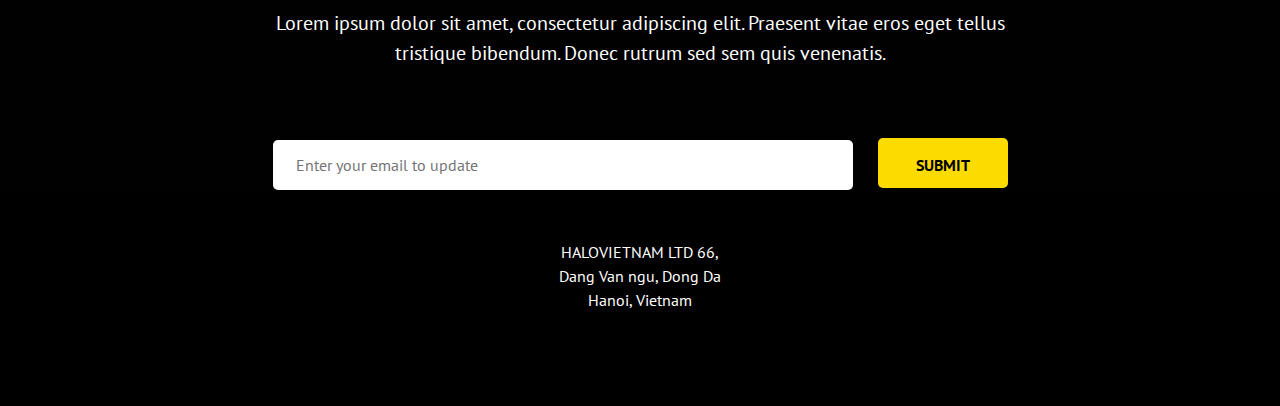
<file: vyorstka-sayta1/indexx1.html>
<!DOCTYPE html>
<html lang="en">
<head>
    <meta charset="UTF-8">
    <meta name="viewport" content="width=device-width, initial-scale=1.0">
    <title>tinyone</title>
    <link rel="preconnect" href="https://fonts.gstatic.com">
    <link href="https://fonts.googleapis.com/css2?family=PT+Sans&display=swap" rel="stylesheet">
    <link rel="stylesheet" href="bootstrap.min.css">
    <link rel="stylesheet" href="https://use.fontawesome.com/releases/v5.7.0/css/all.css" integrity="sha384-lZN37f5QGtY3VHgisS14W3ExzMWZxybE1SJSEsQp9S+oqd12jhcu+A56Ebc1zFSJ" crossorigin="anonymous">
    <link rel="stylesheet" href="animate.css">
   
    <link rel="stylesheet" href="style.css">
</head>
<body>
    <header id="header" class="header">
<div class="container">
    <div class="row ">
        <div class=" col-lg-3 animate__animated  animate__fadeInUp ">
        <img src="logo.png" alt="" srcset="">
        </div>
        <div class="  col-lg-5 ml-auto animate__animated  animate__fadeInDown">
            <nav>
                <ul class="menu d-flex justify-content-center ">
                    <li class="menu__item"><a href="">Features</a></li>
                     <li class="menu__item"><a href="">Support</a></li>
                     <li class="menu__item"><a href="">Blog</a></li>

                </ul>
            </nav>
        </div>
    </div>
    <div class="row">
        <div class="col-lg-6">
<div class="offer animate__animated  animate__fadeInLeft">
    <h1 class="offer__title">Inspire your inspiration</h1>
    <div class="offer__intro">Simple to use for your app, products showcase and your inspiration</div><br>
    <p class="offer__text">Lorem ipsum dolor sit amet, consectetur adipiscing elit. Praesent vitae eros eget tellus tristique bibendum. Donec rutrum sed sem quis venenatis. Proin viverra risus a eros volutpat tempor. In quis arcu et eros porta lobortis sit </p>
</div>
<ul class="icons  d-flex">
    <li class="icons__item"><a href=""><i  class="fab fa-apple"></i></a></li>
    <li class="icons__item"><a href=""><i class="fab fa-android"></i></a></li>
    <li class="icons__item"><a href="">	
        <i class="fab fa-windows"></i></a></li>
        
</ul>
        </div>
        <div class="col-lg-5 ml-auto" >
<img src="ipad-new.png" class="ipad animate__animated animate__fadeInRight" alt="" srcset="">
        </div>
    </div>
</div>
    </header>
    <section id="features" class="features">
        <div class="container">
            <div class="col-lg-12">
           <div class="row ">
               <div class="title">
                   <h2 class="title__main">Tinyone features</h2>
                   <p class="title__text">Lorem ipsum dolor sit amet, consectetur adipiscing elit. Praesent vitae eros eget tellus tristique bibendum. Donec rutrum sed sem quis venenatis.</p>
               </div>
           </div>
        </div>
        <div class="row">
            <div class="col-lg-4 ">
                <div class="feature d-flex">
                    <i class="fas fa-tablet-alt feature__icon"></i>
                    <div class="feature__block">
                        <h3 class="feature__title">Fully Responsive</h3>
                        <p class="feature__text">Lorem ipsum dolor sit amet, consectetur adipiscing elit. Praesent vitae eros eget tellus tristique bibendum.</p>
                    </div>
                </div>
            </div>
            <div class="col-lg-4 ">
                <div class="feature d-flex">
                    <i class="far fa-lemon feature__icon"></i>
                    <div class="feature__block">
                        <h3 class="feature__title">Fully Layered PSD</h3>
                        <p class="feature__text">Lorem ipsum dolor sit amet, consectetur adipiscing elit. Praesent vitae eros eget tellus tristique bibendum.</p>
                    </div>
                </div>
            </div>
            <div class="col-lg-4 ">
                <div class="feature d-flex">
                    <i class="far fa-folder feature__icon"></i>
                    <div class="feature__block">
                        <h3 class="feature__title">Font Awesome Icons</h3>
                        <p class="feature__text">Lorem ipsum dolor sit amet, consectetur adipiscing elit. Praesent vitae eros eget tellus tristique bibendum.</p>
                    </div>
                </div>
            </div>
            <div class="col-lg-4 ">
                <div class="feature d-flex">
                    <i class="fas fa-code feature__icon"></i>
                  
                    <div class="feature__block">
                        <h3 class="feature__title">HTML3 & CSS3</h3>
                        <p class="feature__text">Lorem ipsum dolor sit amet, consectetur adipiscing elit. Praesent vitae eros eget tellus tristique bibendum.</p>
                    </div>
                </div>
            </div>
            <div class="col-lg-4 ">
                <div class="feature d-flex">
                   
                    <i class="far fa-envelope feature__icon"></i>
                    <div class="feature__block">
                        <h3 class="feature__title">Email Template</h3>
                        <p class="feature__text">Lorem ipsum dolor sit amet, consectetur adipiscing elit. Praesent vitae eros eget tellus tristique bibendum.</p>
                    </div>
                </div>
            </div>
            <div class="col-lg-4 ">
                <div class="feature d-flex">
                
                    <i class="fas fa-download feature__icon "></i>
                    <div class="feature__block">
                        <h3 class="feature__title">Free to download</h3>
                        <p class="feature__text">Lorem ipsum dolor sit amet, consectetur adipiscing elit. Praesent vitae eros eget tellus tristique bibendum.</p>
                    </div>
                </div>
            </div>
        </div>
        </div>
    </section>
    <section id="touch" class="touch">
        <div class="container">
  <div class="row">
    <div class="col-lg-12">
        <div class="row ">
            <div class="title">
                <h2 class="title__main yellow">Keep in touch with us</h2>
                <p class="title__text">Lorem ipsum dolor sit amet, consectetur adipiscing elit. Praesent vitae eros eget tellus tristique bibendum. Donec rutrum sed sem quis venenatis.</p>
            </div>
        </div>
     </div>
  </div>
  <div class="row">
      <div class="col-lg-10 m-auto">
      <form action="#" class="form">
          <input type="email" placeholder='Enter your email to update' class="form__input" name="" id="">
          <button type="submit" class="form__btn">SUBMIT</button>
      </form>
    </div>

  </div>
        </div>
    </section>
    <footer id="footer" class="footer">
        <div class="container">
             <div class="row">
                 <div class="col-md-12 ">
                     <div class="credits">
                        HALOVIETNAM LTD
                        66, Dang Van ngu, Dong Da
                        Hanoi, Vietnam
                     </div>
                 </div>
             </div>
        </div>
    </footer>
    
</body>
</html>
</file>
<file: style.css>
*{
    margin:0;

}
body{
    background: black;
}
/*header{
    background: chocolate;
}*/

nav{
    margin-bottom: 10vh;
    margin-top: 20px;
   
}
.header{
    color:darkgoldenrod;
}
.header:hover{
    text-transform:uppercase;
    color:white;}
.div-nav{
    display: flex;
    justify-content: center;
}
.nav-links{
    list-style: none;

    height: 100%;
    align-items: center;
    margin-left: auto;
}

button{
    height: 100%;
    padding: 30px;
}

#mainPhotoDiv{ 

    display: flex;
    justify-content: end;
}

strong{
    color: darkgoldenrod;
}


.text{
   
    font-family: "Geomanist", Helvetica, Arial, sans-serif;
    line-height: 1.6;
    color: white;
    font-weight: 700; 
    font-size: 2.8em;
}
.navbar-nav > .nav-item >a .nav-link{
    color: darkgoldenrod;
}
  #worksId {
    text-decoration: none;
    color: white;
    transition: 0.2s;
   
}

.linkToWorks{
    background: black;
}
#demo{
    margin:0;

}


article:hover{
    color: darkgoldenrod;
    transition: 0.5s;

}

.contactMe{
    display: block;
    list-style: none;
}

/*```````````````````Hamburger animation```````````````````````*/
.hamburger.open  .line-2{
 transform: translateX(-40px);
 background: transparent;
}
.hamburger.open  .line-1{
    transform: rotate(45deg)translate(6px, 6px);
}
.hamburger.open  .line-3{
    transform: rotate(-45deg) translate(5px,-5px );
}
@media  only screen and (max-width :2460px){

 .navbar-nav{
     display: none;
 }
 .din-nav{
     display: flex;
 }
 .nav-item{
 list-style: none;

 }

 .line{
     width: 40px;
     height: 3px;
     background: white;
     margin: 5px;
 }
 nav{
     position: relative;
 }
 .main-text{
     line-height: 1.2;
 }
 .hamburger{
   padding-bottom: 15px;
     position: absolute;
     cursor: pointer;
     right: 3%;
     z-index: 2;
 }
 .line:hover{
 background:darkgoldenrod;
}
}


@media  only screen and (max-width : 1200px){

    .text{
     
       font-weight: 500; 
       font-size: 2em;
   }
   

@media only screen and (max-width : 992px){
    .display-1 {
        
        font-weight: 300;
        line-height: 1.2;
        font-size: 3rem;
    } 
    #mainPhoto{
    
        width: 60%;
        height: 60%;
        margin-right: 20%;
       
    }
   
    strong{
        font-weight: 300; 
        font-size: 1em; 
       }
       .h3{
           font-size: 1.3rem;;
       }
       .nav-link{
        font-size: 0.8rem;
        font-weight:300;
       }
}
@media only  screen and (max-width : 858px){
    
 ul{ 
     top:0;
      right: 0;
      position: fixed;
      width:210px;
      height: 100vh;
      background: black;
      text-align: center;
      top:100px;
    
      transition: all .5s;

 }
.div-nav{
     display:block;
     width:100%;
   justify-content: end;
 }
 nav .div-nav ul li{
     display: block;
    
 }
 
 .nav-link{
     width:100%;
     display: block;
    font-size:16px;
    font-weight:200;
    justify-content: end;
  
   }
.header:hover{
    background: darkgoldenrod;
    color: white;
}
.hamburger{
    right: 10%;
}


}
@media only  screen and (max-width : 768px){
 #mainPhoto{
    
     width: 40%;
     height: 40%;
     margin-right: 50%;
    
 }


 
 .text{
     
    line-height: 1.6;  
    justify-content: center;
    font-weight: 300; 
    font-size: 1.2em;
   
}
strong{
    font-weight: 300; 
    font-size: 1em; 
   }
  .h1{
      font-size: 1.5rem;
  }
  h1{
      font-size: 1em;
  }

}
@media only  screen and (max-width : 576px){
   
    .text{
       
        justify-content: center;
        font-weight: 300; 
        font-size: 1em;
        line-height: 1.6;
       
    }
    
    .h2{
        font-size: 1.3rem;
    }
   
     
}
@media only  screen and (max-width : 440px){
    .h1{
        font-size: 1rem;
    }
    
}
</file>
<file: game2/style.css>
*{
    padding: 0;
    margin: 0;
    box-sizing: border-box;
}
body{
    height: 100vh;
    background: #060AB2;
    display: flex;
}
.memory-game{
    display: flex;
    flex-wrap: wrap;
    margin: auto;
    width: 640px;
    height: 640px;
    border: 2px solid lime;
    perspective: 1000px;
}
.memory-card{
    width:calc(25% - 10px);
    height: calc(33.333% - 10px);
    margin: 5px;
    position: relative;
    transform: scale(1);
    transform-style: preserve-3d;
    transition: transform .5s;

}
.memory-card:active{
    transform: scale(.97);
    transition: transform.2s;
}
.front-face,
.back-face{
    width: 100%;
    height: 100%;
    padding: 20px;
    border-radius: 5px;
    background: #1c7ccc;
    position: absolute;
    backface-visibility: hidden;
}
.front-face{
    transform: rotateY(180deg);
}
.memory-card.flip{
    transform: rotateY(180deg);
}
</file>
<file: game1/style.css>
body{
    margin: 0;
    background: black;
}
div {
    position: fixed;
    color: white;
    margin: 2px;
   
}
div .col{
    position: relative;
    display: inline;
}
 .doska{
    top:50%;
    left: 50%;
    
    color: #000;
    background: white;
    position: fixed;
    display: flex;
    justify-content: center;
    align-items: center;
    box-sizing: border-box;
  border-radius: 10%;
}
h1 p button{
    justify-content: center;
    display: block;
}
div .one{
   
    display: block;
    position: static;
    text-align: center;
}
div .one h1{
    color: black;
}
#main{
background: white;
    height: 200px;
    width: 700px;
    align-items: center;
}
p{
    color: grey;
}
button{
background: blue;
color:white;
width:90%;
height: 60px;
text-align: center;
padding: 2;
margin: auto  ;
border-radius: 50px;

}
</file>
<file: nkar-masniknerov/style.css>
#canvas1{
    position: absolute;
    top: 0;
    left: 0;
    width: 100%;
    height: 100%;
 background: black;
}
</file>
<file: responsive-to-html/style.css>
*{
    margin: 0;
    padding: 0;
    box-sizing: border-box;
}
#canvas1{
    position: absolute;
    background: darkblue;
    top: 0;
    left: 0;
    width: 100%;
    height: 100%;
}
#title1{
    position: absolute;
    top:50%;
    left: 50%;
    transform: translate(-50%, -50%);
    font-size: 120px;
    line-height: 110px;
    white-space: nowrap;
    border-top: 5px solid black;
    color:white;
}
/*#title1::before{
    content: 'Is awesome';
    position: absolute;
    bottom: -70px;
    font-size: 40%;
    text-align: center;
    width: 100%;
}*/
</file>
<file: text-particles/style.css>
*{
    margin: 0;
    padding: 0;
    box-sizing: border-box;
}
body{
    overflow: hidden;
    background:black;
}
canvas{
    position: absolute;
    top:0;
    left:0;
}
</file>
<file: vyorstka-sayta1/style.css>
/*Spesification*/
body{
    font-family: 'PT Sans', sans-serif;


}
 ul, li{
     display: block;
     padding: 0;
     margin: 0;
 }
 h1, h2, h3, h4 h5{
     font-weight: 700;
     color:#000;

 }
 h3{
     font-weight: 400;
 }
 h2{
     text-align:center;
 }
 nav{
     margin-left: 500px;
 }
/*First section*/
.header{
    background:#fcdb00 ;
    color: #010101;
    padding-top: 58px;
    padding-bottom: 105px;
}
.menu{
    margin-top: 10px;

}
.menu__item{
margin: 0 57px;
}
.menu__item a{
    font-size: 22px;
    font-weight: 700;
    color:#000;
    text-decoration: none;
}

.offer{
    margin-top: 117px;
width: 400px;
}
.offer__title{
    font-size: 32px;
    margin-bottom: 39px;
  
}
.offer__intro{
    font-size: 20px;
    line-height: 1.3em;
}
.offer__text{
    font-size: 16px;
    margin-top: 32px;
}
.icons__item a{
    color:#000;
    font-size: 42px;
    transition:  all 0.3s ease;

}
.icons__item a:hover{
    text-decoration: none;
    color:#ff4800;
    font-size: 42px;

}
.icons__item{
    margin: 19px;
}
.ipad{
    display: block;
    margin: 60px 0px;
    
    
}
/*Second part*/
.title{
    padding-top: 100px;
    text-align: center;
    padding-bottom: 70px;
}
.title__main{
font-size: 32px;
}
.title__text{
font-size: 20px;
width: 780px;
margin: 0 auto;
}
.feature__icon{
    font-size: 50px;
    margin-right: 37px;
    color: #000;
}
.feature__text{
color: #a7a7a7;
}
.feature{
margin-bottom: 65px;
}
/*third section*/
.touch{
    background: #010101;
    color: #fff;
}
.yellow{
    color: #fcdb00;
}
.form{
 text-align: center;
}
.form__input{
    background: #fff;
    font-size: 16px;
    border-radius: 5px;
    width: 580px;
    padding: 13px 0;
    margin-right: 21px;
    border:0;
    padding-left: 23px;

}
.form__btn{
    background:#fcdb00 ;
    color: #000;
    text-transform: uppercase;
    font-size: 16px;
    font-weight: 700;
    border-radius: 5px;
    width: 130px;
    border: 0;
    padding: 15px 0;
    height: 50px;
    cursor: pointer;
    outline: none;

}
/************************************    Footer    **********************************************************/
footer{
    background: #000;
    padding: 50px  0 94px;

}
.credits{
    color: #fff;
    font-size: 16px;
    text-align: center;
    width: 194px;
    margin: 0 auto;
    
}
/*``````````````````````````````````````Adaptivnost`````````````````````````````````````*/
@media  screen and (max-width: 992px){
    .logo{ display: block;
        margin:0  auto;
        align-items: center;

    }
    nav{
        margin: 0;
    }
    .offer{
        text-align: center;
        width: auto;
    }
    .title__text{
        width: auto;
    }
    .form__input{
        width: 100%;
       
    }
    .form__btn{
        width: 100%;}
    .icons{
        justify-content: center;

        }
    .ipad{
        width: 100%;
    }
        
}
@media  screen and (max-width: 576px){
    .menu{
        flex-direction:column ;
        margin-bottom: 10px;
    }
}
</file>
